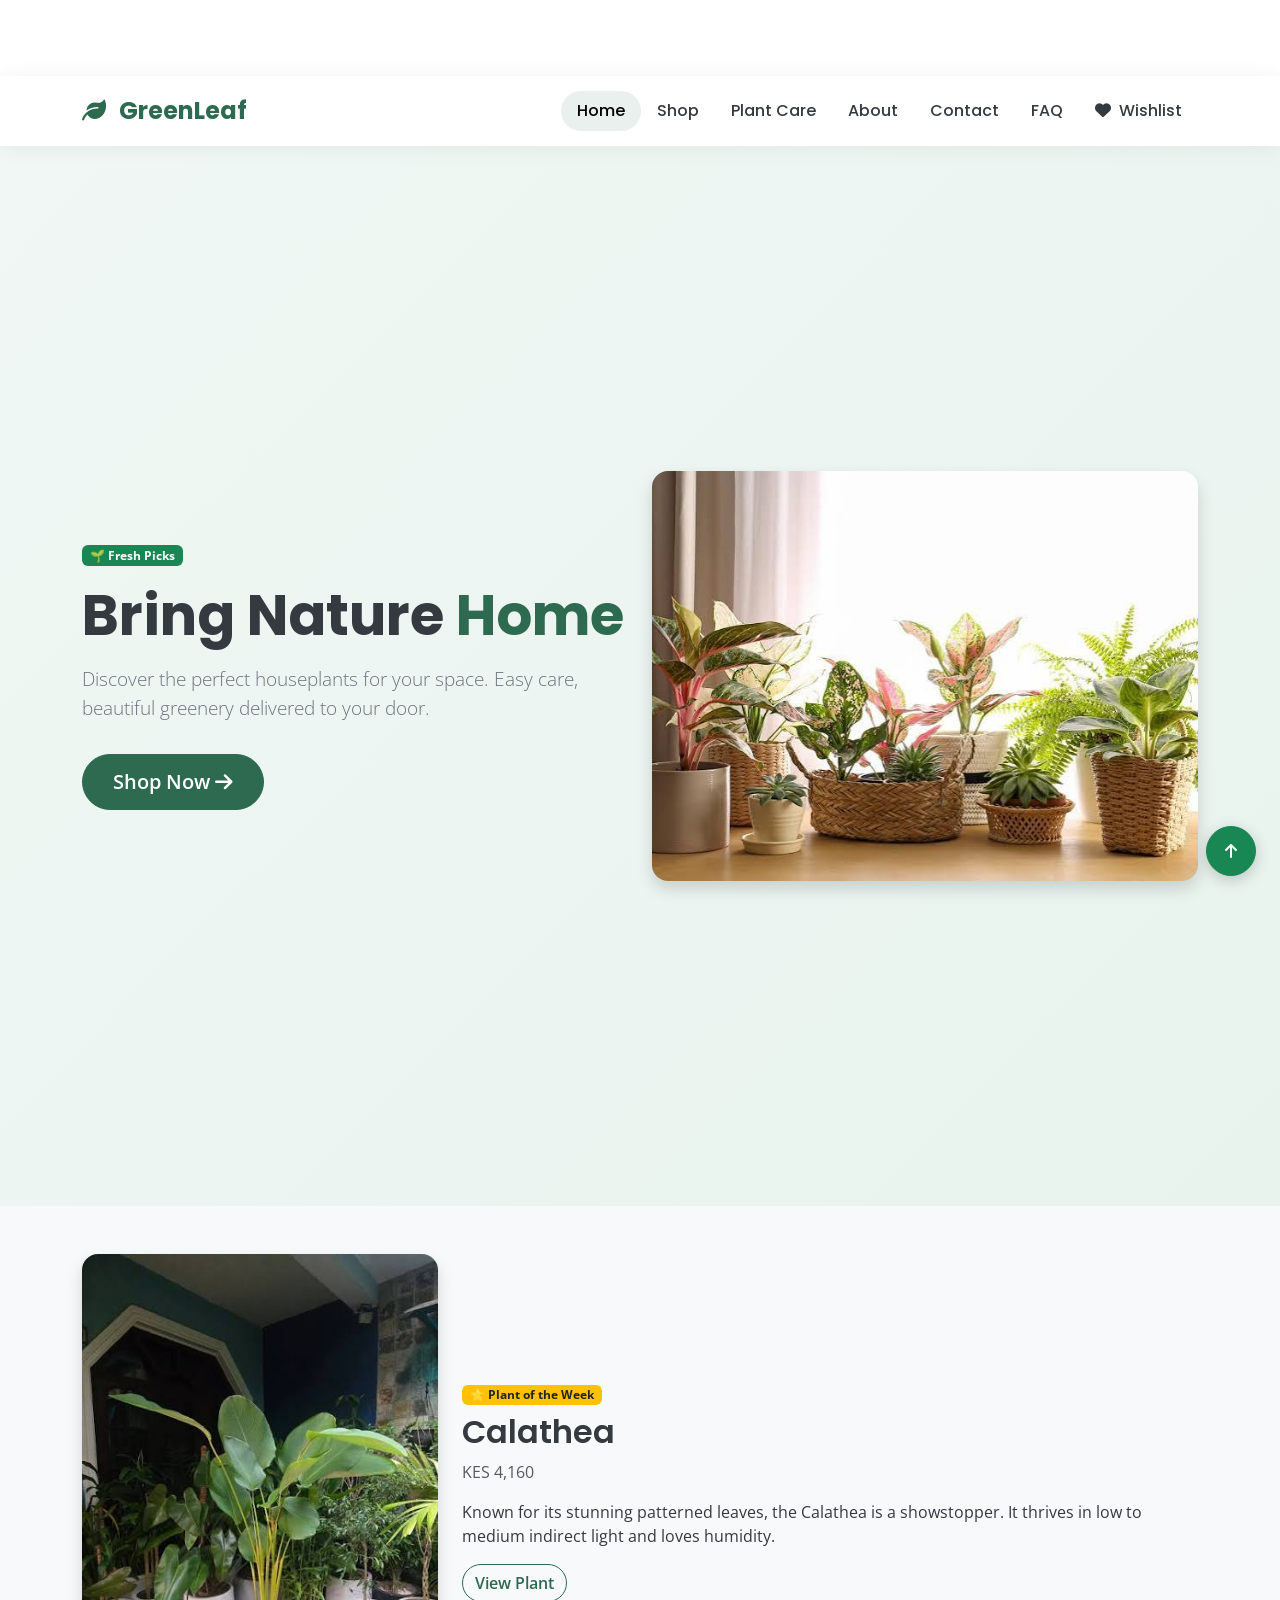
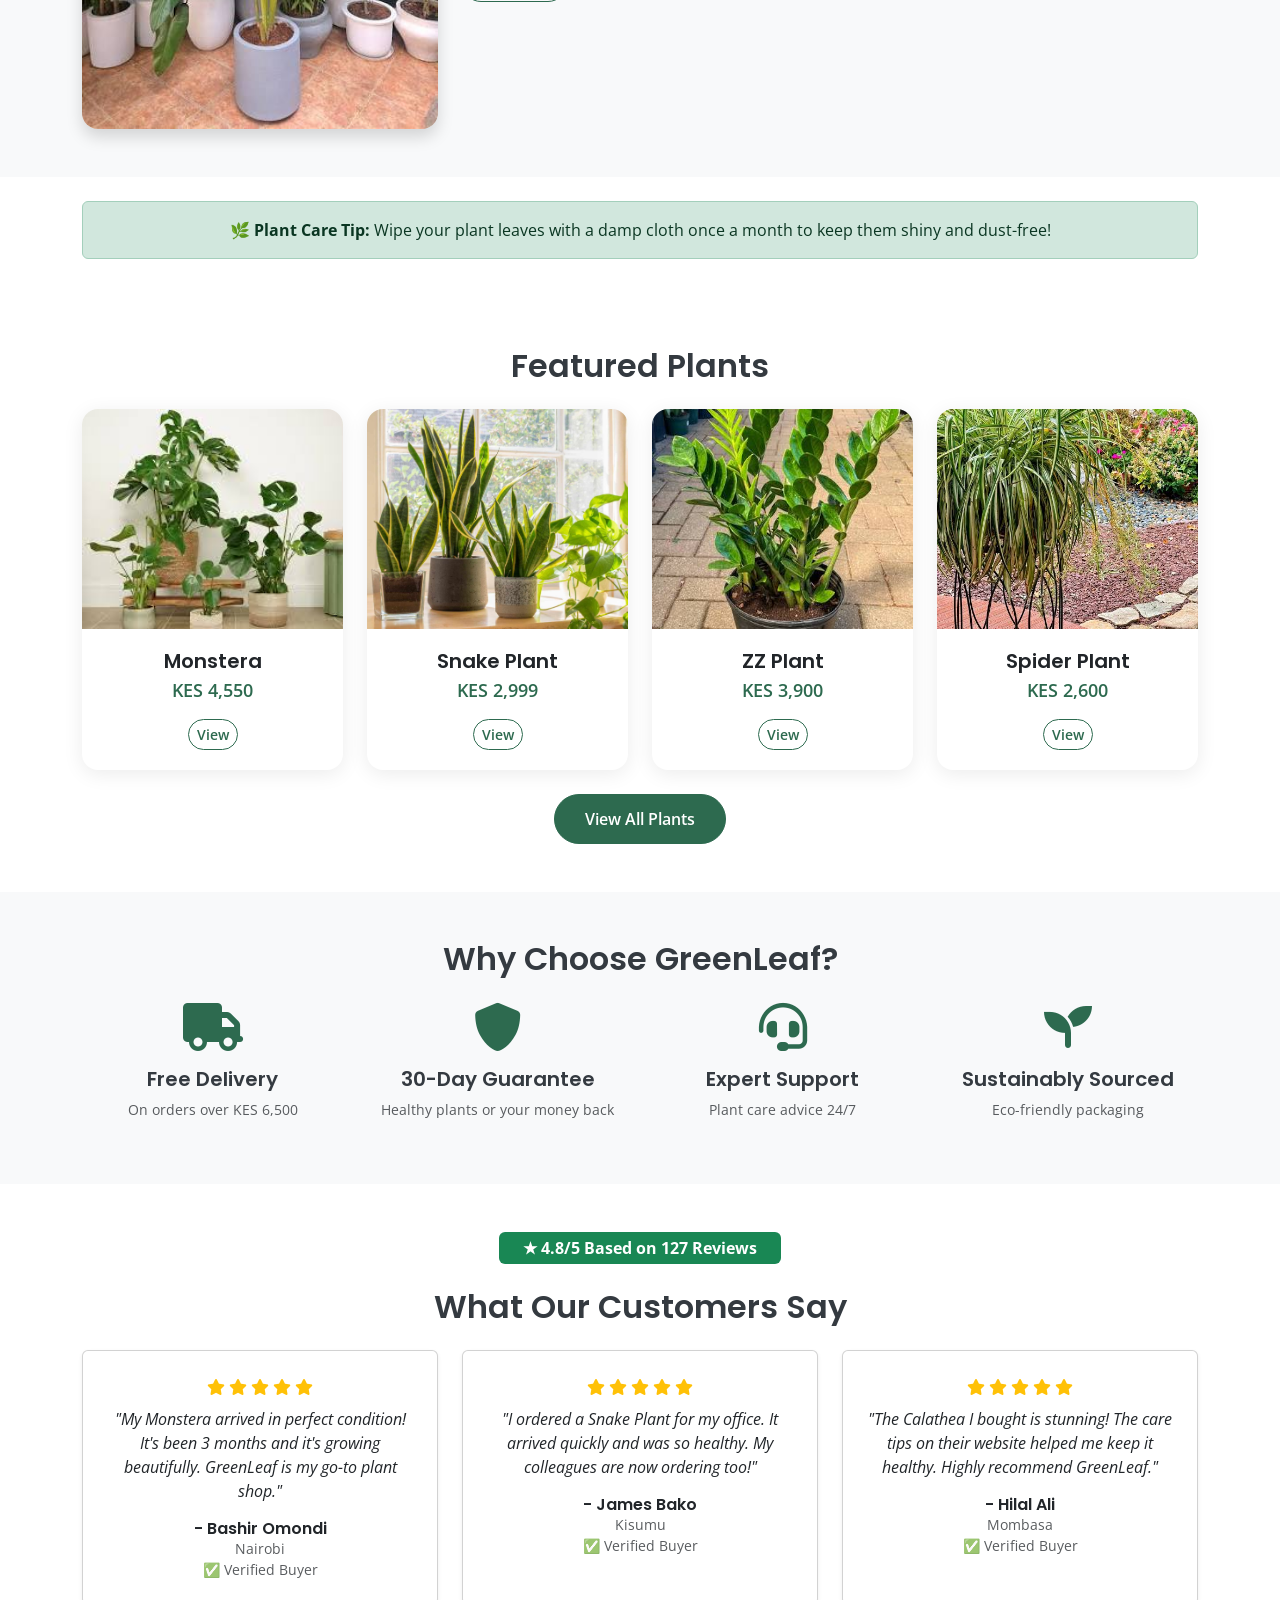
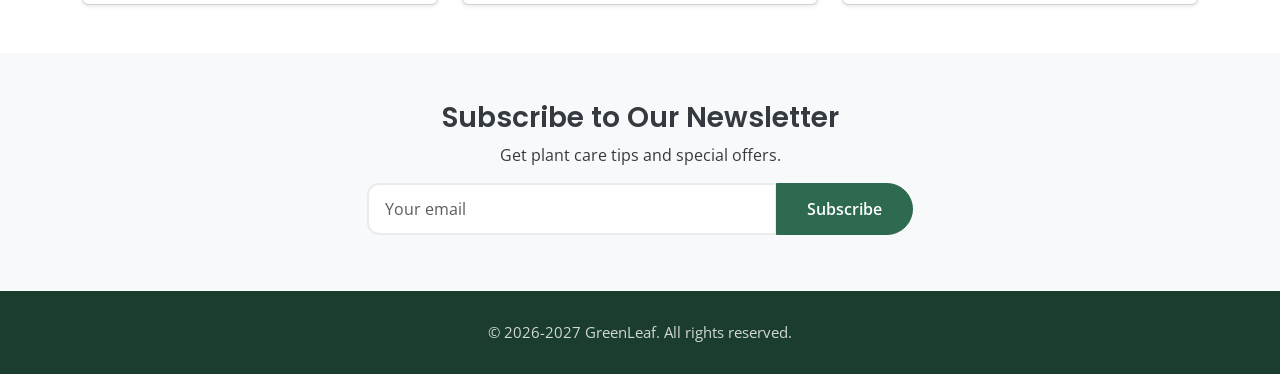
<file: index.html>
<!DOCTYPE html>
<html lang="en">
<head>
    <meta charset="UTF-8">
    <meta name="viewport" content="width=device-width, initial-scale=1.0">
    <title>GreenLeaf | Home</title>
    
    <!-- Bootstrap 5 CSS -->
    <link href="https://cdn.jsdelivr.net/npm/bootstrap@5.3.0-alpha1/dist/css/bootstrap.min.css" rel="stylesheet">
    
    <!-- Font Awesome Icons -->
    <link rel="stylesheet" href="https://cdnjs.cloudflare.com/ajax/libs/font-awesome/6.0.0/css/all.min.css">
    
    <!-- Custom Styles -->
    <link rel="stylesheet" href="css/style.css">
</head>
<body>

    <!-- ===== NAVIGATION ===== -->
    <nav class="navbar navbar-expand-lg">
        <div class="container">
            <a class="navbar-brand" href="index.html">
                <i class="fas fa-leaf"></i> GreenLeaf
            </a>
            <button class="navbar-toggler" type="button" data-bs-toggle="collapse" data-bs-target="#navbarNav">
                <span class="navbar-toggler-icon"></span>
            </button>
            <div class="collapse navbar-collapse" id="navbarNav">
                <ul class="navbar-nav ms-auto">
                    <li class="nav-item"><a class="nav-link active" href="index.html">Home</a></li>
                    <li class="nav-item"><a class="nav-link" href="shop.html">Shop</a></li>
                    <li class="nav-item"><a class="nav-link" href="plant-care.html">Plant Care</a></li>
                    <li class="nav-item"><a class="nav-link" href="about.html">About</a></li>
                    <li class="nav-item"><a class="nav-link" href="contact.html">Contact</a></li>
                    <li class="nav-item"><a class="nav-link" href="faq.html">FAQ</a></li>
                    <li class="nav-item"><a class="nav-link" href="wishlist.html"><i class="fas fa-heart"></i> Wishlist</a></li>
                </ul>
            </div>
        </div>
    </nav>

    <!-- ===== HERO SECTION ===== -->
    <section class="hero">
        <div class="container">
            <div class="row min-vh-100 align-items-center">
                <div class="col-lg-6">
                    <span class="badge bg-success mb-3">🌱 Fresh Picks</span>
                    <h1 class="display-3 fw-bold">Bring Nature <span class="text-green">Home</span></h1>
                    <p class="lead mt-3">Discover the perfect houseplants for your space. Easy care, beautiful greenery delivered to your door.</p>
                    <a href="shop.html" class="btn btn-primary btn-lg mt-3">Shop Now <i class="fas fa-arrow-right"></i></a>
                </div>
                <div class="col-lg-6 d-none d-lg-block">
                    <img src="images/hero-image.jpg" alt="Beautiful houseplants" class="img-fluid rounded-4 shadow">
                </div>
            </div>
        </div>
    </section>

    <!-- ===== PLANT OF THE WEEK ===== -->
    <section class="py-5 bg-light">
        <div class="container">
            <div class="row align-items-center">
                <div class="col-lg-4">
                    <img src="images/calathea.jpg" alt="Plant of the Week" class="img-fluid rounded-4 shadow">
                </div>
                <div class="col-lg-8">
                    <span class="badge bg-warning text-dark mb-2">⭐ Plant of the Week</span>
                    <h2>Calathea</h2>
                    <p class="text-muted">KES 4,160</p>
                    <p>Known for its stunning patterned leaves, the Calathea is a showstopper. It thrives in low to medium indirect light and loves humidity.</p>
                    <a href="shop.html" class="btn btn-outline-primary">View Plant</a>
                </div>
            </div>
        </div>
    </section>

    <!-- ===== PLANT CARE TIP ===== -->
    <section class="py-4">
        <div class="container">
            <div class="alert alert-success text-center" role="alert">
                <strong>🌿 Plant Care Tip:</strong> 
                Wipe your plant leaves with a damp cloth once a month to keep them shiny and dust-free!
            </div>
        </div>
    </section>

    <!-- ===== FEATURED PLANTS ===== -->
    <section class="py-5">
        <div class="container">
            <h2 class="text-center mb-4">Featured Plants</h2>
            <div class="row g-4">
                <div class="col-md-3 col-sm-6">
                    <div class="card plant-card">
                        <img src="images/monstera.jpg" class="card-img-top" alt="Monstera">
                        <div class="card-body text-center">
                            <h5 class="card-title">Monstera</h5>
                            <p class="card-text">KES 4,550</p>
                            <a href="shop.html" class="btn btn-sm btn-outline-primary">View</a>
                        </div>
                    </div>
                </div>
                <div class="col-md-3 col-sm-6">
                    <div class="card plant-card">
                        <img src="images/snake-plant.jpg" class="card-img-top" alt="Snake Plant">
                        <div class="card-body text-center">
                            <h5 class="card-title">Snake Plant</h5>
                            <p class="card-text">KES 2,999</p>
                            <a href="shop.html" class="btn btn-sm btn-outline-primary">View</a>
                        </div>
                    </div>
                </div>
                <div class="col-md-3 col-sm-6">
                    <div class="card plant-card">
                        <img src="images/zz-plant.jpg" class="card-img-top" alt="ZZ Plant">
                        <div class="card-body text-center">
                            <h5 class="card-title">ZZ Plant</h5>
                            <p class="card-text">KES 3,900</p>
                            <a href="shop.html" class="btn btn-sm btn-outline-primary">View</a>
                        </div>
                    </div>
                </div>
                <div class="col-md-3 col-sm-6">
                    <div class="card plant-card">
                        <img src="images/spider-plant.jpg" class="card-img-top" alt="Spider Plant">
                        <div class="card-body text-center">
                            <h5 class="card-title">Spider Plant</h5>
                            <p class="card-text">KES 2,600</p>
                            <a href="shop.html" class="btn btn-sm btn-outline-primary">View</a>
                        </div>
                    </div>
                </div>
            </div>
            <div class="text-center mt-4">
                <a href="shop.html" class="btn btn-primary">View All Plants</a>
            </div>
        </div>
    </section>

    <!-- ===== WHY CHOOSE US ===== -->
    <section class="py-5 bg-light">
        <div class="container">
            <h2 class="text-center mb-4">Why Choose GreenLeaf?</h2>
            <div class="row g-4 text-center">
                <div class="col-md-3">
                    <i class="fas fa-truck fa-3x text-green"></i>
                    <h5 class="mt-3">Free Delivery</h5>
                    <p class="text-muted small">On orders over KES 6,500</p>
                </div>
                <div class="col-md-3">
                    <i class="fas fa-shield-alt fa-3x text-green"></i>
                    <h5 class="mt-3">30-Day Guarantee</h5>
                    <p class="text-muted small">Healthy plants or your money back</p>
                </div>
                <div class="col-md-3">
                    <i class="fas fa-headset fa-3x text-green"></i>
                    <h5 class="mt-3">Expert Support</h5>
                    <p class="text-muted small">Plant care advice 24/7</p>
                </div>
                <div class="col-md-3">
                    <i class="fas fa-seedling fa-3x text-green"></i>
                    <h5 class="mt-3">Sustainably Sourced</h5>
                    <p class="text-muted small">Eco-friendly packaging</p>
                </div>
            </div>
        </div>
    </section>

    <!-- ===== TESTIMONIALS ===== -->
    <section class="py-5">
        <div class="container">
            <div class="text-center mb-4">
                <span class="badge bg-success fs-6 px-4 py-2">
                    ★ 4.8/5 Based on 127 Reviews
                </span>
            </div>
            <h2 class="text-center mb-4">What Our Customers Say</h2>
            <div class="row g-4">
                <div class="col-md-4">
                    <div class="card h-100 p-4 text-center shadow-sm">
                        <div class="mb-2">
                            <i class="fas fa-star text-warning"></i>
                            <i class="fas fa-star text-warning"></i>
                            <i class="fas fa-star text-warning"></i>
                            <i class="fas fa-star text-warning"></i>
                            <i class="fas fa-star text-warning"></i>
                        </div>
                        <p class="fst-italic">"My Monstera arrived in perfect condition! It's been 3 months and it's growing beautifully. GreenLeaf is my go-to plant shop."</p>
                        <h6 class="mb-0">- Bashir Omondi</h6>
                        <small class="text-muted">Nairobi</small>
                        <small class="text-muted">✅ Verified Buyer</small>
                    </div>
                </div>
                <div class="col-md-4">
                    <div class="card h-100 p-4 text-center shadow-sm">
                        <div class="mb-2">
                            <i class="fas fa-star text-warning"></i>
                            <i class="fas fa-star text-warning"></i>
                            <i class="fas fa-star text-warning"></i>
                            <i class="fas fa-star text-warning"></i>
                            <i class="fas fa-star text-warning"></i>
                        </div>
                        <p class="fst-italic">"I ordered a Snake Plant for my office. It arrived quickly and was so healthy. My colleagues are now ordering too!"</p>
                        <h6 class="mb-0">- James Bako</h6>
                        <small class="text-muted">Kisumu</small>
                        <small class="text-muted">✅ Verified Buyer</small>
                    </div>
                </div>
                <div class="col-md-4">
                    <div class="card h-100 p-4 text-center shadow-sm">
                        <div class="mb-2">
                            <i class="fas fa-star text-warning"></i>
                            <i class="fas fa-star text-warning"></i>
                            <i class="fas fa-star text-warning"></i>
                            <i class="fas fa-star text-warning"></i>
                            <i class="fas fa-star text-warning"></i>
                        </div>
                        <p class="fst-italic">"The Calathea I bought is stunning! The care tips on their website helped me keep it healthy. Highly recommend GreenLeaf."</p>
                        <h6 class="mb-0">- Hilal Ali</h6>
                        <small class="text-muted">Mombasa</small>
                        <small class="text-muted">✅ Verified Buyer</small>
                    </div>
                </div>
            </div>
        </div>
    </section>

    <!-- ===== NEWSLETTER ===== -->
    <section class="py-5 bg-light">
        <div class="container text-center">
            <h3>Subscribe to Our Newsletter</h3>
            <p>Get plant care tips and special offers.</p>
            <div class="row justify-content-center">
                <div class="col-md-6">
                    <div class="input-group">
                        <input type="email" class="form-control" placeholder="Your email" id="newsletterEmail">
                        <button class="btn btn-primary" onclick="subscribeNewsletter()">Subscribe</button>
                    </div>
                    <div id="newsletterMessage" class="mt-2"></div>
                </div>
            </div>
        </div>
    </section>

    <!-- ===== FOOTER ===== -->
    <footer>
        <div class="container">
            <p>&copy; 2026-2027 GreenLeaf. All rights reserved.</p>
        </div>
    </footer>

    <!-- ===== BACK TO TOP ===== -->
    <a href="#" class="btn btn-success rounded-circle position-fixed bottom-0 end-0 m-4" 
       style="width: 50px; height: 50px; display: flex; align-items: center; justify-content: center; z-index: 999; box-shadow: 0 4px 15px rgba(0,0,0,0.2);">
        <i class="fas fa-arrow-up"></i>
    </a>

    <!-- Bootstrap JS -->
    <script src="https://cdn.jsdelivr.net/npm/bootstrap@5.3.0-alpha1/dist/js/bootstrap.bundle.min.js"></script>
    
    <!-- Custom JS -->
    <script src="js/main.js"></script>

    <script>
        function subscribeNewsletter() {
            let email = document.getElementById('newsletterEmail').value;
            let message = document.getElementById('newsletterMessage');
            
            if (email === '') {
                message.innerHTML = '<span class="text-danger">❌ Please enter your email.</span>';
                return;
            }
            
            message.innerHTML = '<span class="text-success">✅ Thank you for subscribing!</span>';
            document.getElementById('newsletterEmail').value = '';
        }
    </script>
</body>
</html>
</file>
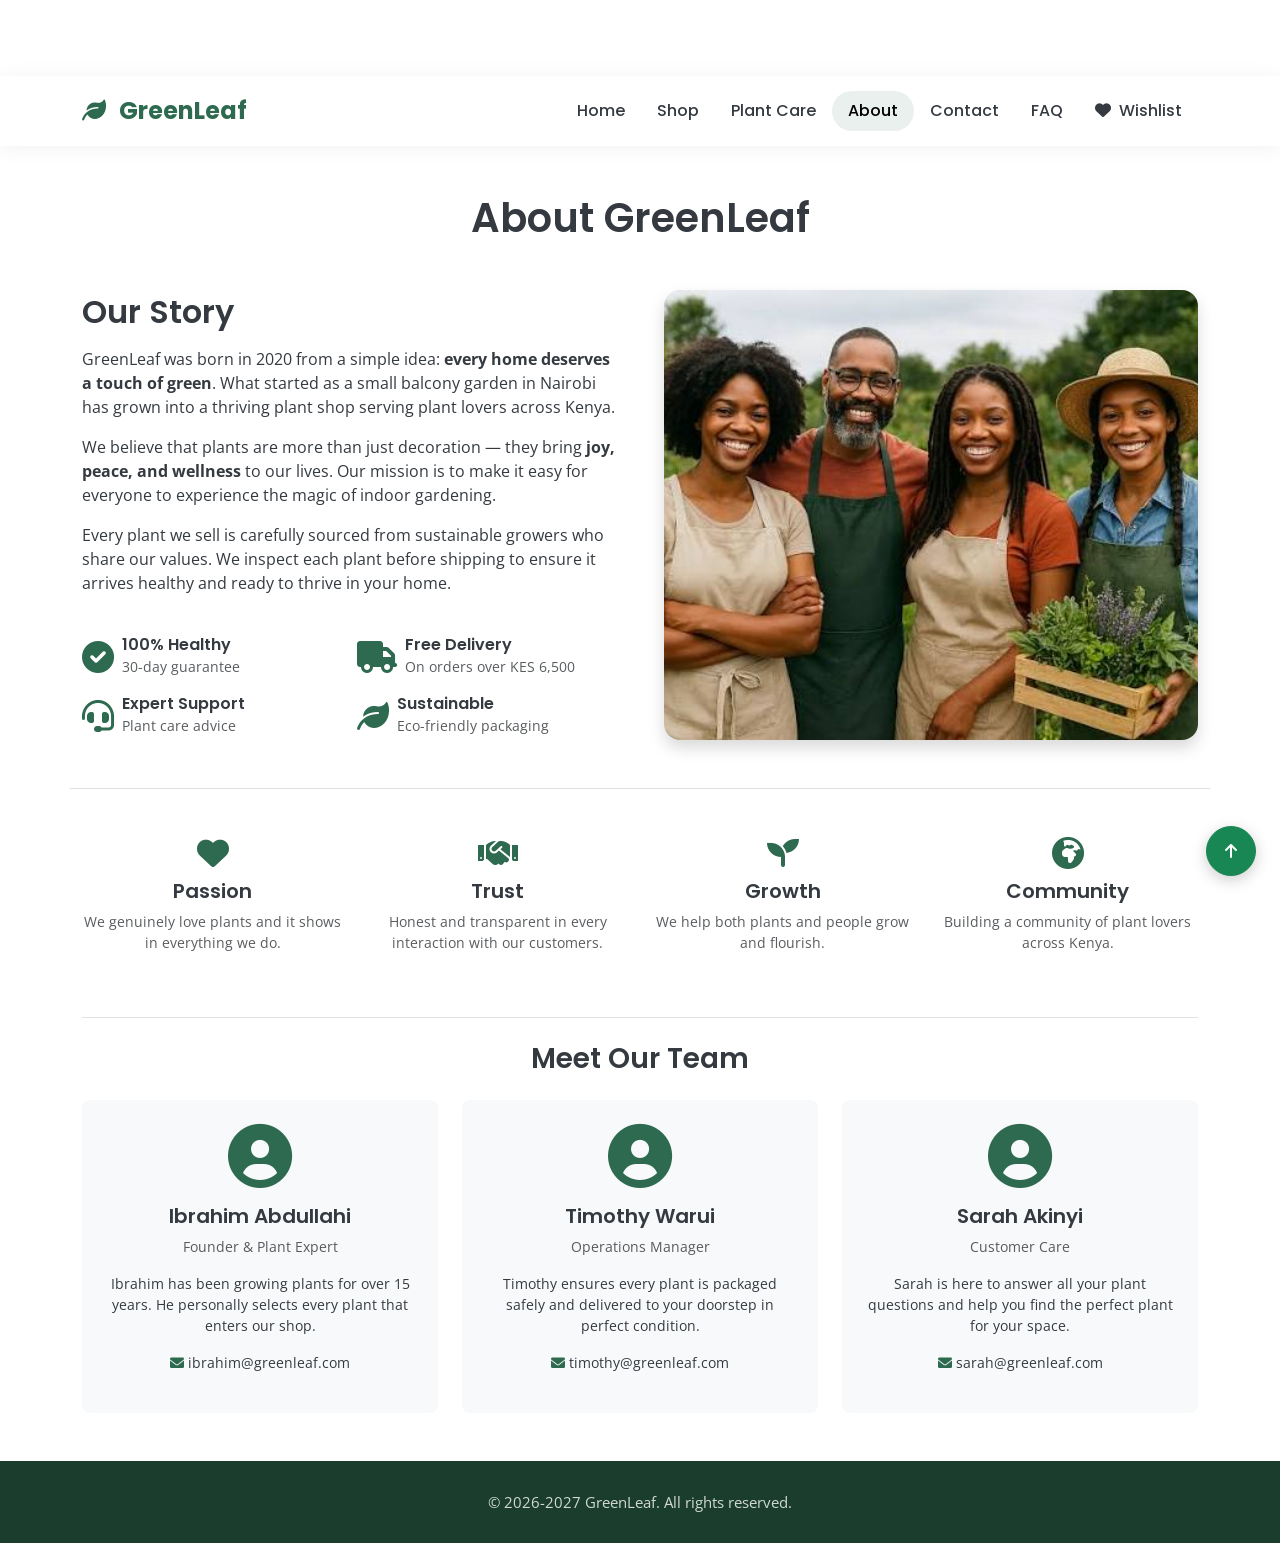
<file: about.html>
<!DOCTYPE html>
<html lang="en">
<head>
    <meta charset="UTF-8">
    <meta name="viewport" content="width=device-width, initial-scale=1.0">
    <title>GreenLeaf | About</title>
    
    <!-- Bootstrap 5 CSS -->
    <link href="https://cdn.jsdelivr.net/npm/bootstrap@5.3.0-alpha1/dist/css/bootstrap.min.css" rel="stylesheet">
    
    <!-- Font Awesome Icons -->
    <link rel="stylesheet" href="https://cdnjs.cloudflare.com/ajax/libs/font-awesome/6.0.0/css/all.min.css">
    
    <!-- Custom Styles -->
    <link rel="stylesheet" href="css/style.css">
</head>
<body>

    <!-- ===== NAVIGATION ===== -->
    <nav class="navbar navbar-expand-lg">
        <div class="container">
            <a class="navbar-brand" href="index.html">
                <i class="fas fa-leaf"></i> GreenLeaf
            </a>
            <button class="navbar-toggler" type="button" data-bs-toggle="collapse" data-bs-target="#navbarNav">
                <span class="navbar-toggler-icon"></span>
            </button>
            <div class="collapse navbar-collapse" id="navbarNav">
                <ul class="navbar-nav ms-auto">
                    <li class="nav-item"><a class="nav-link" href="index.html">Home</a></li>
                    <li class="nav-item"><a class="nav-link" href="shop.html">Shop</a></li>
                    <li class="nav-item"><a class="nav-link" href="plant-care.html">Plant Care</a></li>
                    <li class="nav-item"><a class="nav-link active" href="about.html">About</a></li>
                    <li class="nav-item"><a class="nav-link" href="contact.html">Contact</a></li>
                    <li class="nav-item"><a class="nav-link" href="faq.html">FAQ</a></li>
                    <li class="nav-item"><a class="nav-link" href="wishlist.html"><i class="fas fa-heart"></i> Wishlist</a></li>
                </ul>
            </div>
        </div>
    </nav>

    <!-- ===== COMPANY STORY ===== -->
    <section class="about py-5">
        <div class="container">
            <h1 class="text-center mb-5">About GreenLeaf</h1>
            
            <div class="row g-5 align-items-center">
                <div class="col-lg-6">
                    <h2 class="mb-3">Our Story</h2>
                    <p>GreenLeaf was born in 2020 from a simple idea: <strong>every home deserves a touch of green</strong>. What started as a small balcony garden in Nairobi has grown into a thriving plant shop serving plant lovers across Kenya.</p>
                    <p>We believe that plants are more than just decoration — they bring <strong>joy, peace, and wellness</strong> to our lives. Our mission is to make it easy for everyone to experience the magic of indoor gardening.</p>
                    <p>Every plant we sell is carefully sourced from sustainable growers who share our values. We inspect each plant before shipping to ensure it arrives healthy and ready to thrive in your home.</p>
                    
                    <!-- Key Benefits -->
                    <div class="row mt-4 g-3">
                        <div class="col-sm-6">
                            <div class="d-flex align-items-center">
                                <i class="fas fa-check-circle text-green fa-2x me-2"></i>
                                <div>
                                    <h6 class="mb-0">100% Healthy</h6>
                                    <small class="text-muted">30-day guarantee</small>
                                </div>
                            </div>
                        </div>
                        <div class="col-sm-6">
                            <div class="d-flex align-items-center">
                                <i class="fas fa-truck text-green fa-2x me-2"></i>
                                <div>
                                    <h6 class="mb-0">Free Delivery</h6>
                                    <small class="text-muted">On orders over KES 6,500</small>
                                </div>
                            </div>
                        </div>
                        <div class="col-sm-6">
                            <div class="d-flex align-items-center">
                                <i class="fas fa-headset text-green fa-2x me-2"></i>
                                <div>
                                    <h6 class="mb-0">Expert Support</h6>
                                    <small class="text-muted">Plant care advice</small>
                                </div>
                            </div>
                        </div>
                        <div class="col-sm-6">
                            <div class="d-flex align-items-center">
                                <i class="fas fa-leaf text-green fa-2x me-2"></i>
                                <div>
                                    <h6 class="mb-0">Sustainable</h6>
                                    <small class="text-muted">Eco-friendly packaging</small>
                                </div>
                            </div>
                        </div>
                    </div>
                </div>
                
                <div class="col-lg-6">
                    <img src="images/about-team.jpg" alt="GreenLeaf Team" class="img-fluid rounded-4 shadow w-100" style="height: 450px; object-fit: cover;">
                </div>
            </div>

            <!-- ===== CORE VALUES ===== -->
            <div class="row text-center g-4 mt-5 pt-4 border-top">
                <div class="col-md-3">
                    <i class="fas fa-heart fa-2x text-green"></i>
                    <h5 class="mt-2">Passion</h5>
                    <p class="text-muted small">We genuinely love plants and it shows in everything we do.</p>
                </div>
                <div class="col-md-3">
                    <i class="fas fa-handshake fa-2x text-green"></i>
                    <h5 class="mt-2">Trust</h5>
                    <p class="text-muted small">Honest and transparent in every interaction with our customers.</p>
                </div>
                <div class="col-md-3">
                    <i class="fas fa-seedling fa-2x text-green"></i>
                    <h5 class="mt-2">Growth</h5>
                    <p class="text-muted small">We help both plants and people grow and flourish.</p>
                </div>
                <div class="col-md-3">
                    <i class="fas fa-globe-africa fa-2x text-green"></i>
                    <h5 class="mt-2">Community</h5>
                    <p class="text-muted small">Building a community of plant lovers across Kenya.</p>
                </div>
            </div>

            <!-- ===== TEAM MEMBERS ===== -->
            <div class="mt-5 pt-4 border-top">
                <h3 class="text-center mb-4">Meet Our Team</h3>
                <div class="row g-4">
                    <div class="col-md-4 text-center">
                        <div class="bg-light p-4 rounded-3">
                            <i class="fas fa-user-circle fa-4x text-green"></i>
                            <h5 class="mt-3">Ibrahim Abdullahi</h5>
                            <p class="text-muted small">Founder & Plant Expert</p>
                            <p class="small">Ibrahim has been growing plants for over 15 years. He personally selects every plant that enters our shop.</p>
                            <p class="small mt-2"><i class="fas fa-envelope text-green"></i> ibrahim@greenleaf.com</p>
                        </div>
                    </div>
                    <div class="col-md-4 text-center">
                        <div class="bg-light p-4 rounded-3">
                            <i class="fas fa-user-circle fa-4x text-green"></i>
                            <h5 class="mt-3">Timothy Warui</h5>
                            <p class="text-muted small">Operations Manager</p>
                            <p class="small">Timothy ensures every plant is packaged safely and delivered to your doorstep in perfect condition.</p>
                            <p class="small mt-2"><i class="fas fa-envelope text-green"></i> timothy@greenleaf.com</p>
                        </div>
                    </div>
                    <div class="col-md-4 text-center">
                        <div class="bg-light p-4 rounded-3">
                            <i class="fas fa-user-circle fa-4x text-green"></i>
                            <h5 class="mt-3">Sarah Akinyi</h5>
                            <p class="text-muted small">Customer Care</p>
                            <p class="small">Sarah is here to answer all your plant questions and help you find the perfect plant for your space.</p>
                            <p class="small mt-2"><i class="fas fa-envelope text-green"></i> sarah@greenleaf.com</p>
                        </div>
                    </div>
                </div>
            </div>
        </div>
    </section>

    <!-- ===== FOOTER ===== -->
    <footer>
        <div class="container">
            <p>&copy; 2026-2027 GreenLeaf. All rights reserved.</p>
        </div>
    </footer>

    <!-- ===== BACK TO TOP ===== -->
    <a href="#" class="btn btn-success rounded-circle position-fixed bottom-0 end-0 m-4" 
       style="width: 50px; height: 50px; display: flex; align-items: center; justify-content: center; z-index: 999; box-shadow: 0 4px 15px rgba(0,0,0,0.2);">
        <i class="fas fa-arrow-up"></i>
    </a>

    <!-- Bootstrap JS -->
    <script src="https://cdn.jsdelivr.net/npm/bootstrap@5.3.0-alpha1/dist/js/bootstrap.bundle.min.js"></script>
    
    <!-- Custom JS -->
    <script src="js/main.js"></script>
</body>
</html>
</file>
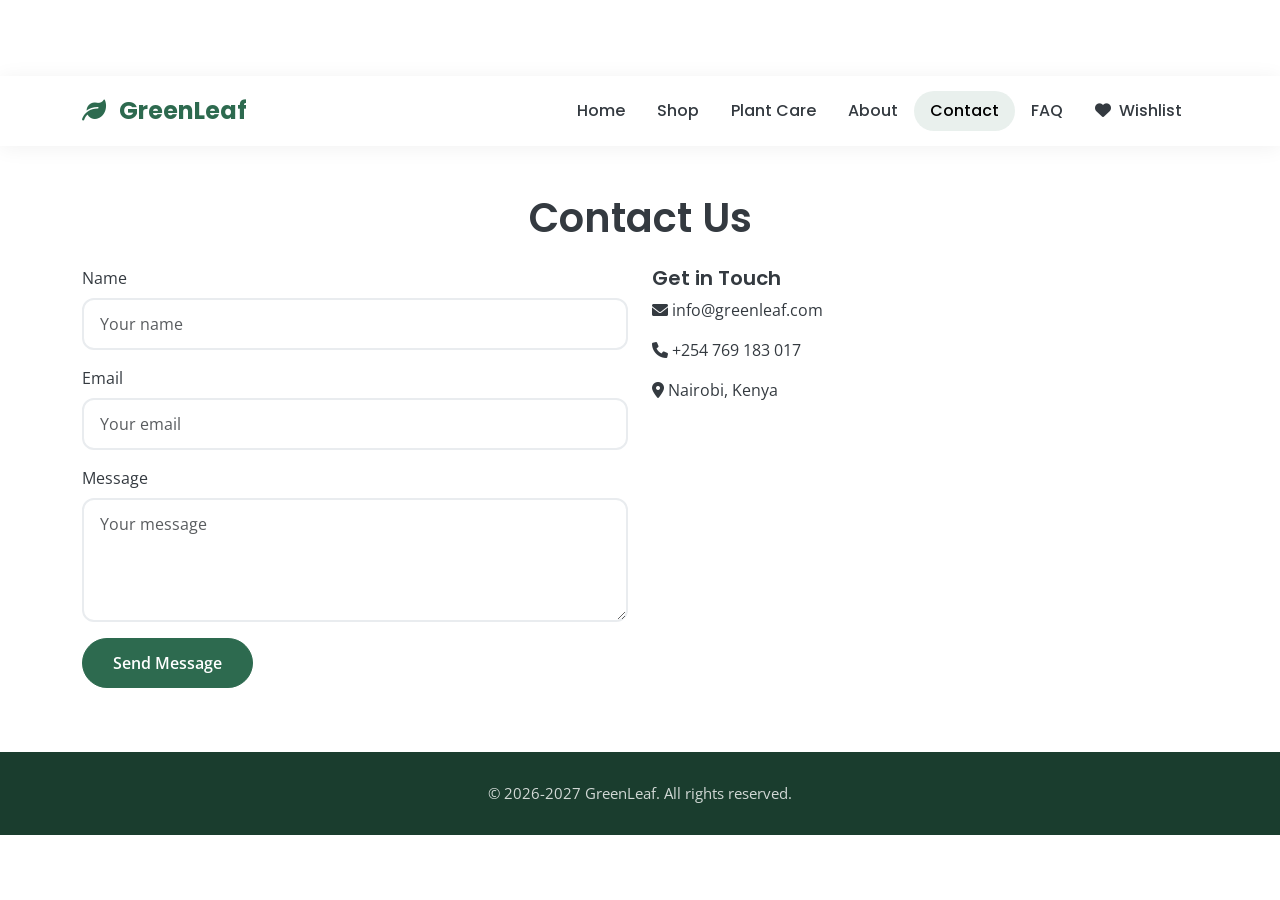
<file: contact.html>
<!DOCTYPE html>
<html lang="en">
<head>
    <meta charset="UTF-8">
    <meta name="viewport" content="width=device-width, initial-scale=1.0">
    <title>GreenLeaf | Contact</title>
    
    <!-- Bootstrap 5 CSS -->
    <link href="https://cdn.jsdelivr.net/npm/bootstrap@5.3.0-alpha1/dist/css/bootstrap.min.css" rel="stylesheet">
    
    <!-- Font Awesome Icons -->
    <link rel="stylesheet" href="https://cdnjs.cloudflare.com/ajax/libs/font-awesome/6.0.0/css/all.min.css">
    
    <!-- Custom Styles -->
    <link rel="stylesheet" href="css/style.css">
</head>
<body>

    <!-- ===== NAVIGATION ===== -->
    <nav class="navbar navbar-expand-lg">
        <div class="container">
            <a class="navbar-brand" href="index.html">
                <i class="fas fa-leaf"></i> GreenLeaf
            </a>
            <button class="navbar-toggler" type="button" data-bs-toggle="collapse" data-bs-target="#navbarNav">
                <span class="navbar-toggler-icon"></span>
            </button>
            <div class="collapse navbar-collapse" id="navbarNav">
                <ul class="navbar-nav ms-auto">
                    <li class="nav-item"><a class="nav-link" href="index.html">Home</a></li>
                    <li class="nav-item"><a class="nav-link" href="shop.html">Shop</a></li>
                    <li class="nav-item"><a class="nav-link" href="plant-care.html">Plant Care</a></li>
                    <li class="nav-item"><a class="nav-link" href="about.html">About</a></li>
                    <li class="nav-item"><a class="nav-link active" href="contact.html">Contact</a></li>
                    <li class="nav-item"><a class="nav-link" href="faq.html">FAQ</a></li>
                    <li class="nav-item"><a class="nav-link" href="wishlist.html"><i class="fas fa-heart"></i> Wishlist</a></li>
                </ul>
            </div>
        </div>
    </nav>

    <!-- ===== CONTACT FORM ===== -->
    <section class="contact py-5">
        <div class="container">
            <h1 class="text-center mb-4">Contact Us</h1>
            <div class="row">
                <div class="col-lg-6">
                    <!-- Form with JavaScript Validation -->
                    <form id="contactForm">
                        <div class="mb-3">
                            <label for="name" class="form-label">Name</label>
                            <input type="text" class="form-control" id="name" placeholder="Your name">
                            <div class="text-danger" id="nameError"></div>
                        </div>
                        <div class="mb-3">
                            <label for="email" class="form-label">Email</label>
                            <input type="email" class="form-control" id="email" placeholder="Your email">
                            <div class="text-danger" id="emailError"></div>
                        </div>
                        <div class="mb-3">
                            <label for="message" class="form-label">Message</label>
                            <textarea class="form-control" id="message" rows="4" placeholder="Your message"></textarea>
                            <div class="text-danger" id="messageError"></div>
                        </div>
                        <button type="submit" class="btn btn-primary">Send Message</button>
                    </form>
                    <div id="successMessage" class="mt-3 text-success"></div>
                </div>
                <div class="col-lg-6">
                    <!-- Contact Details -->
                    <h5>Get in Touch</h5>
                    <p><i class="fas fa-envelope"></i> info@greenleaf.com</p>
                    <p><i class="fas fa-phone"></i> +254 769 183 017</p>
                    <p><i class="fas fa-map-marker-alt"></i> Nairobi, Kenya</p>
                </div>
            </div>
        </div>
    </section>

    <!-- ===== FOOTER ===== -->
    <footer>
        <div class="container">
            <p>&copy; 2026-2027 GreenLeaf. All rights reserved.</p>
        </div>
    </footer>

    <!-- Bootstrap JS -->
    <script src="https://cdn.jsdelivr.net/npm/bootstrap@5.3.0-alpha1/dist/js/bootstrap.bundle.min.js"></script>
    
    <!-- Custom JS -->
    <script src="js/main.js"></script>
</body>
</html>
</file>
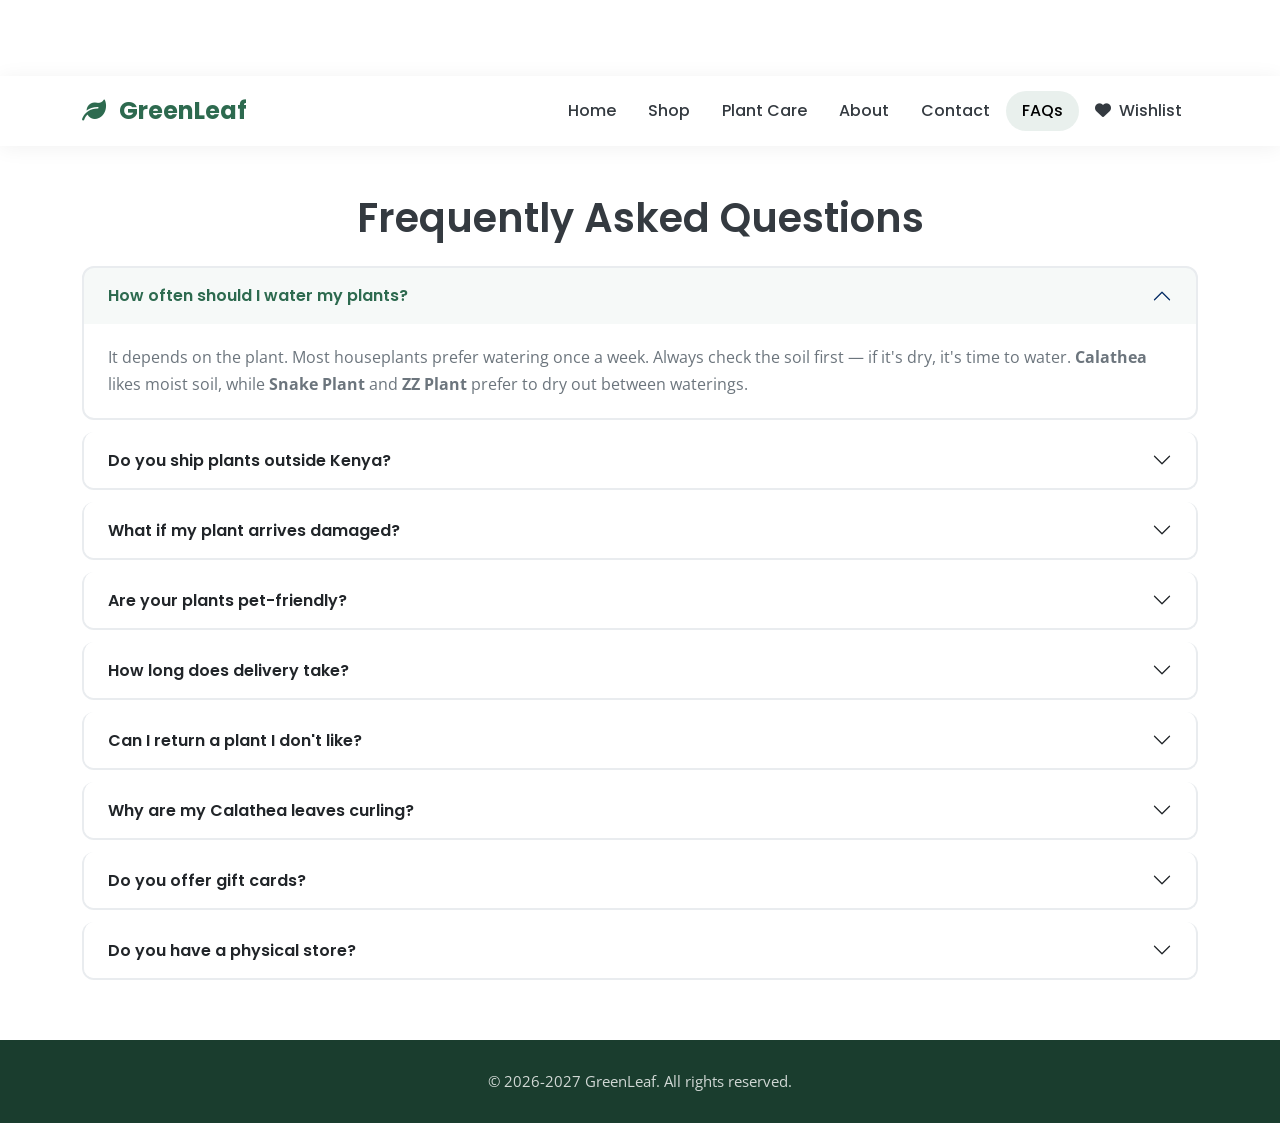
<file: faq.html>
<!DOCTYPE html>
<html lang="en">
<head>
    <meta charset="UTF-8" />
    <meta name="viewport" content="width=device-width, initial-scale=1.0" />
    <title>GreenLeaf | FAQs</title>

    <!-- Bootstrap 5 CSS -->
    <link href="https://cdn.jsdelivr.net/npm/bootstrap@5.3.0-alpha1/dist/css/bootstrap.min.css" rel="stylesheet" />
    
    <!-- Font Awesome Icons -->
    <link rel="stylesheet" href="https://cdnjs.cloudflare.com/ajax/libs/font-awesome/6.0.0/css/all.min.css" />
    
    <!-- Custom Styles -->
    <link rel="stylesheet" href="css/style.css" />
</head>
<body>

    <!-- ===== NAVIGATION ===== -->
    <nav class="navbar navbar-expand-lg">
        <div class="container">
            <a class="navbar-brand" href="index.html">
                <i class="fas fa-leaf"></i> GreenLeaf
            </a>
            <button class="navbar-toggler" type="button" data-bs-toggle="collapse" data-bs-target="#navbarNav">
                <span class="navbar-toggler-icon"></span>
            </button>
            <div class="collapse navbar-collapse" id="navbarNav">
                <ul class="navbar-nav ms-auto">
                    <li class="nav-item"><a class="nav-link" href="index.html">Home</a></li>
                    <li class="nav-item"><a class="nav-link" href="shop.html">Shop</a></li>
                    <li class="nav-item"><a class="nav-link" href="plant-care.html">Plant Care</a></li>
                    <li class="nav-item"><a class="nav-link" href="about.html">About</a></li>
                    <li class="nav-item"><a class="nav-link" href="contact.html">Contact</a></li>
                    <li class="nav-item"><a class="nav-link active" href="faq.html">FAQs</a></li>
                    <li class="nav-item"><a class="nav-link" href="wishlist.html"><i class="fas fa-heart"></i> Wishlist</a></li>
                </ul>
            </div>
        </div>
    </nav>

    <!-- ===== FAQ ACCORDION ===== -->
    <section class="faq py-5">
        <div class="container">
            <h1 class="text-center mb-4">Frequently Asked Questions</h1>

            <div class="accordion" id="faqAccordion">

                <!-- Question 1 -->
                <div class="accordion-item">
                    <h2 class="accordion-header">
                        <button class="accordion-button" type="button" data-bs-toggle="collapse" data-bs-target="#faq1">
                            How often should I water my plants?
                        </button>
                    </h2>
                    <div id="faq1" class="accordion-collapse collapse show" data-bs-parent="#faqAccordion">
                        <div class="accordion-body">It depends on the plant. Most houseplants prefer watering once a week. Always check the soil first — if it's dry, it's time to water. <strong>Calathea</strong> likes moist soil, while <strong>Snake Plant</strong> and <strong>ZZ Plant</strong> prefer to dry out between waterings.</div>
                    </div>
                </div>

                <!-- Question 2 -->
                <div class="accordion-item">
                    <h2 class="accordion-header">
                        <button class="accordion-button collapsed" type="button" data-bs-toggle="collapse" data-bs-target="#faq2">
                            Do you ship plants outside Kenya?
                        </button>
                    </h2>
                    <div id="faq2" class="accordion-collapse collapse" data-bs-parent="#faqAccordion">
                        <div class="accordion-body">Currently, we ship only within Kenya. We're working on expanding to other countries soon!</div>
                    </div>
                </div>

                <!-- Question 3 -->
                <div class="accordion-item">
                    <h2 class="accordion-header">
                        <button class="accordion-button collapsed" type="button" data-bs-toggle="collapse" data-bs-target="#faq3">
                            What if my plant arrives damaged?
                        </button>
                    </h2>
                    <div id="faq3" class="accordion-collapse collapse" data-bs-parent="#faqAccordion">
                        <div class="accordion-body">We offer a 30-day healthy plant guarantee. Contact us with a photo, and we'll replace it or offer a refund.</div>
                    </div>
                </div>

                <!-- Question 4 -->
                <div class="accordion-item">
                    <h2 class="accordion-header">
                        <button class="accordion-button collapsed" type="button" data-bs-toggle="collapse" data-bs-target="#faq4">
                            Are your plants pet-friendly?
                        </button>
                    </h2>
                    <div id="faq4" class="accordion-collapse collapse" data-bs-parent="#faqAccordion">
                        <div class="accordion-body">Some of our plants are pet-friendly, like <strong>Spider Plant</strong> and <strong>Calathea</strong>. Others, like Monstera, Fiddle Leaf Fig, ZZ Plant, Aloe Vera, and String of Pearls are toxic to pets. Each plant page has a "Pet Friendly" label to guide you.</div>
                    </div>
                </div>

                <!-- Question 5 -->
                <div class="accordion-item">
                    <h2 class="accordion-header">
                        <button class="accordion-button collapsed" type="button" data-bs-toggle="collapse" data-bs-target="#faq5">
                            How long does delivery take?
                        </button>
                    </h2>
                    <div id="faq5" class="accordion-collapse collapse" data-bs-parent="#faqAccordion">
                        <div class="accordion-body">Delivery takes 2-5 business days depending on your location. We deliver across all major cities in Kenya.</div>
                    </div>
                </div>

                <!-- Question 6 -->
                <div class="accordion-item">
                    <h2 class="accordion-header">
                        <button class="accordion-button collapsed" type="button" data-bs-toggle="collapse" data-bs-target="#faq6">
                            Can I return a plant I don't like?
                        </button>
                    </h2>
                    <div id="faq6" class="accordion-collapse collapse" data-bs-parent="#faqAccordion">
                        <div class="accordion-body">Yes! You can return any plant within 14 days of delivery as long as it's in good condition. We offer a full refund or store credit.</div>
                    </div>
                </div>

                <!-- Question 7 -->
                <div class="accordion-item">
                    <h2 class="accordion-header">
                        <button class="accordion-button collapsed" type="button" data-bs-toggle="collapse" data-bs-target="#faq7">
                            Why are my Calathea leaves curling?
                        </button>
                    </h2>
                    <div id="faq7" class="accordion-collapse collapse" data-bs-parent="#faqAccordion">
                        <div class="accordion-body"><strong>Calathea</strong> leaves curl when they need more humidity or water. Mist regularly and keep soil moist but not soggy. They also prefer low to medium indirect light.</div>
                    </div>
                </div>

                <!-- Question 8 -->
                <div class="accordion-item">
                    <h2 class="accordion-header">
                        <button class="accordion-button collapsed" type="button" data-bs-toggle="collapse" data-bs-target="#faq8">
                            Do you offer gift cards?
                        </button>
                    </h2>
                    <div id="faq8" class="accordion-collapse collapse" data-bs-parent="#faqAccordion">
                        <div class="accordion-body">Yes! We offer digital gift cards in amounts from KES 1,000 to KES 10,000. Perfect for plant lovers. Contact us to purchase one.</div>
                    </div>
                </div>

                <!-- Question 9 -->
                <div class="accordion-item">
                    <h2 class="accordion-header">
                        <button class="accordion-button collapsed" type="button" data-bs-toggle="collapse" data-bs-target="#faq9">
                            Do you have a physical store?
                        </button>
                    </h2>
                    <div id="faq9" class="accordion-collapse collapse" data-bs-parent="#faqAccordion">
                        <div class="accordion-body">Not yet! We are currently an online-only shop. We deliver across Kenya. We plan to open a physical store in Nairobi in 2027.</div>
                    </div>
                </div>

            </div>
        </div>
    </section>

    <!-- ===== FOOTER ===== -->
    <footer>
        <div class="container">
            <p>&copy; 2026-2027 GreenLeaf. All rights reserved.</p>
        </div>
    </footer>

    <!-- Bootstrap JS -->
    <script src="https://cdn.jsdelivr.net/npm/bootstrap@5.3.0-alpha1/dist/js/bootstrap.bundle.min.js"></script>
    
    <!-- Custom JS -->
    <script src="js/main.js"></script>
</body>
</html>
</file>
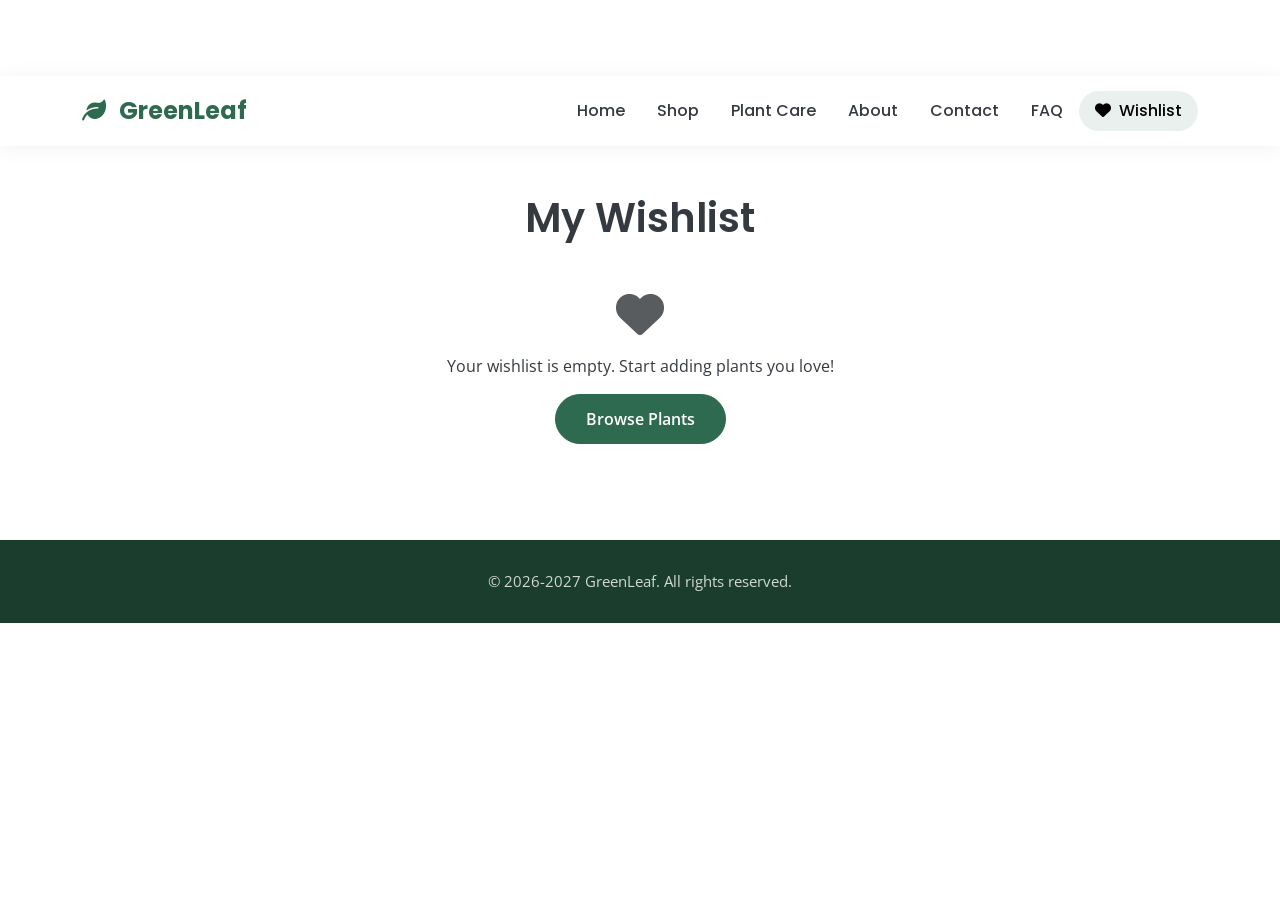
<file: wishlist.html>
<!DOCTYPE html>
<html lang="en">
<head>
    <meta charset="UTF-8">
    <meta name="viewport" content="width=device-width, initial-scale=1.0">
    <title>GreenLeaf | Wishlist</title>
    
    <!-- Bootstrap 5 CSS -->
    <link href="https://cdn.jsdelivr.net/npm/bootstrap@5.3.0-alpha1/dist/css/bootstrap.min.css" rel="stylesheet">
    
    <!-- Font Awesome Icons -->
    <link rel="stylesheet" href="https://cdnjs.cloudflare.com/ajax/libs/font-awesome/6.0.0/css/all.min.css">
    
    <!-- Custom Styles -->
    <link rel="stylesheet" href="css/style.css">
</head>
<body>

    <!-- ===== NAVIGATION ===== -->
    <nav class="navbar navbar-expand-lg">
        <div class="container">
            <a class="navbar-brand" href="index.html"><i class="fas fa-leaf"></i> GreenLeaf</a>
            <button class="navbar-toggler" type="button" data-bs-toggle="collapse" data-bs-target="#navbarNav">
                <span class="navbar-toggler-icon"></span>
            </button>
            <div class="collapse navbar-collapse" id="navbarNav">
                <ul class="navbar-nav ms-auto">
                    <li class="nav-item"><a class="nav-link" href="index.html">Home</a></li>
                    <li class="nav-item"><a class="nav-link" href="shop.html">Shop</a></li>
                    <li class="nav-item"><a class="nav-link" href="plant-care.html">Plant Care</a></li>
                    <li class="nav-item"><a class="nav-link" href="about.html">About</a></li>
                    <li class="nav-item"><a class="nav-link" href="contact.html">Contact</a></li>
                    <li class="nav-item"><a class="nav-link" href="faq.html">FAQ</a></li>
                    <li class="nav-item"><a class="nav-link active" href="wishlist.html"><i class="fas fa-heart"></i> Wishlist</a></li>
                </ul>
            </div>
        </div>
    </nav>

    <!-- ===== WISHLIST DISPLAY ===== -->
    <section class="wishlist py-5">
        <div class="container">
            <h1 class="text-center mb-4">My Wishlist</h1>
            <div id="wishlist-container" class="row g-4"></div>
            <div id="empty-wishlist" class="text-center py-5">
                <i class="fas fa-heart fa-3x text-muted"></i>
                <p class="mt-3">Your wishlist is empty. Start adding plants you love!</p>
                <a href="shop.html" class="btn btn-primary">Browse Plants</a>
            </div>
        </div>
    </section>

    <!-- ===== FOOTER ===== -->
    <footer>
        <div class="container">
            <p>&copy; 2026-2027 GreenLeaf. All rights reserved.</p>
        </div>
    </footer>

    <!-- Bootstrap JS -->
    <script src="https://cdn.jsdelivr.net/npm/bootstrap@5.3.0-alpha1/dist/js/bootstrap.bundle.min.js"></script>
    
    <!-- ===== WISHLIST LOGIC ===== -->
    <script>
        // Plant catalog
        var allPlants = [
            { name: "Monstera", price: "KES 4,550", img: "images/monstera.jpg" },
            { name: "Snake Plant", price: "KES 2,999", img: "images/snake-plant.jpg" },
            { name: "Pothos", price: "KES 1,499", img: "images/pothos.jpg" },
            { name: "Fiddle Leaf Fig", price: "KES 5,850", img: "images/fiddle-leaf.jpg" },
            { name: "Spider Plant", price: "KES 2,600", img: "images/spider-plant.jpg" },
            { name: "ZZ Plant", price: "KES 3,900", img: "images/zz-plant.jpg" },
            { name: "Aloe Vera", price: "KES 2,860", img: "images/aloe-vera.jpg" },
            { name: "String of Pearls", price: "KES 3,640", img: "images/string-of-pearls.jpg" },
            { name: "Calathea", price: "KES 4,160", img: "images/calathea.jpg" }
        ];

        // Load saved wishlist
        var wishlist = JSON.parse(localStorage.getItem('wishlist')) || [];

        // Display saved plants
        function displayWishlist() {
            var container = document.getElementById('wishlist-container');
            var emptyMsg = document.getElementById('empty-wishlist');
            if (!container) return;

            if (wishlist.length === 0) {
                container.innerHTML = '';
                if (emptyMsg) emptyMsg.style.display = 'block';
                return;
            }
            if (emptyMsg) emptyMsg.style.display = 'none';

            var html = '';
            allPlants.forEach(function(plant) {
                if (wishlist.includes(plant.name)) {
                    html += `
                        <div class="col-md-4 col-sm-6">
                            <div class="card plant-card">
                                <img src="${plant.img}" class="card-img-top" alt="${plant.name}">
                                <div class="card-body">
                                    <h5 class="card-title">${plant.name}</h5>
                                    <p class="card-text">${plant.price}</p>
                                    <button class="btn btn-danger btn-sm remove-btn" data-plant="${plant.name}">
                                        <i class="fas fa-trash"></i> Remove
                                    </button>
                                </div>
                            </div>
                        </div>
                    `;
                }
            });
            container.innerHTML = html;

            // Remove button handlers
            document.querySelectorAll('.remove-btn').forEach(function(btn) {
                btn.addEventListener('click', function() {
                    var plantName = this.getAttribute('data-plant');
                    var index = wishlist.indexOf(plantName);
                    if (index !== -1) {
                        wishlist.splice(index, 1);
                        localStorage.setItem('wishlist', JSON.stringify(wishlist));
                        displayWishlist();
                    }
                });
            });
        }

        // Initialize
        displayWishlist();
    </script>
</body>
</html>
</file>
<file: css/style.css>
/* ==========================================
   GOOGLE FONTS
========================================== */
@import url('https://fonts.googleapis.com/css2?family=Poppins:wght@300;400;500;600;700&family=Open+Sans:wght@300;400;500;600&display=swap');

/* ==========================================
   ROOT VARIABLES
========================================== */
:root {
    --primary: #2D6A4F;
    --primary-light: #409f7a;
    --primary-dark: #1a3d2e;
    --secondary: #74C69D;
    --light-bg: #F8F9FA;
    --text-dark: #343A40;
    --text-muted: #6c757d;
    --white: #FFFFFF;
    --shadow: 0 4px 20px rgba(0, 0, 0, 0.08);
    --shadow-hover: 0 8px 30px rgba(0, 0, 0, 0.15);
    --border-radius: 16px;
    --transition: all 0.3s ease;
}

/* ==========================================
   GLOBAL RESET & BASE
========================================== */
* {
    margin: 0;
    padding: 0;
    box-sizing: border-box;
}

body {
    font-family: 'Open Sans', sans-serif;
    color: var(--text-dark);
    background-color: var(--white);
    padding-top: 76px;
}

h1, h2, h3, h4, h5, h6 {
    font-family: 'Poppins', sans-serif;
    font-weight: 600;
}

a {
    text-decoration: none;
    color: var(--primary);
    transition: var(--transition);
}

a:hover {
    color: var(--primary-dark);
}

/* ==========================================
   UTILITY
========================================== */
.text-green {
    color: var(--primary);
}

.text-green-light {
    color: var(--secondary);
}

/* ==========================================
   BUTTONS
========================================== */
.btn-primary {
    background-color: var(--primary);
    border-color: var(--primary);
    padding: 12px 30px;
    font-weight: 600;
    border-radius: 50px;
    transition: var(--transition);
}

.btn-primary:hover {
    background-color: var(--primary-dark);
    border-color: var(--primary-dark);
    transform: translateY(-2px);
    box-shadow: 0 8px 25px rgba(45, 106, 79, 0.3);
}

.btn-outline-primary {
    color: var(--primary);
    border-color: var(--primary);
    border-radius: 50px;
    font-weight: 600;
    transition: var(--transition);
}

.btn-outline-primary:hover {
    background-color: var(--primary);
    border-color: var(--primary);
    color: var(--white);
    transform: translateY(-2px);
}

/* ==========================================
   NAVIGATION
========================================== */
.navbar {
    background-color: var(--white);
    box-shadow: 0 2px 20px rgba(0, 0, 0, 0.06);
    padding: 12px 0;
}

.navbar-brand {
    font-family: 'Poppins', sans-serif;
    font-weight: 700;
    font-size: 1.5rem;
    color: var(--primary);
}

.navbar-brand i {
    color: var(--primary);
    margin-right: 8px;
}

.navbar-brand:hover {
    color: var(--primary-dark);
}

.nav-link {
    font-family: 'Poppins', sans-serif;
    font-weight: 500;
    color: var(--text-dark);
    padding: 8px 16px !important;
    border-radius: 50px;
    transition: var(--transition);
}

.nav-link:hover {
    color: var(--primary);
    background-color: rgba(45, 106, 79, 0.06);
}

.nav-link.active {
    color: var(--primary);
    background-color: rgba(45, 106, 79, 0.1);
}

.nav-link i {
    margin-right: 4px;
}

.navbar-toggler {
    border: none;
    padding: 8px 12px;
}

.navbar-toggler:focus {
    box-shadow: none;
}

/* ==========================================
   HERO
========================================== */
.hero {
    background: linear-gradient(135deg, #f0f7f4 0%, #e8f3ee 100%);
    padding: 80px 0;
    min-height: 80vh;
    display: flex;
    align-items: center;
}

.hero h1 {
    font-size: 3.5rem;
    line-height: 1.2;
}

.hero .lead {
    font-size: 1.2rem;
    color: var(--text-muted);
}

/* ==========================================
   PLANT CARDS
========================================== */
.plant-card {
    border: none;
    border-radius: var(--border-radius);
    overflow: hidden;
    box-shadow: var(--shadow);
    transition: var(--transition);
    background: var(--white);
    height: 100%;
}

.plant-card:hover {
    transform: translateY(-8px);
    box-shadow: var(--shadow-hover);
}

.plant-card img {
    height: 220px;
    object-fit: cover;
    transition: var(--transition);
}

.plant-card:hover img {
    transform: scale(1.02);
}

.plant-card .card-body {
    padding: 20px;
}

.plant-card .card-title {
    font-family: 'Poppins', sans-serif;
    font-weight: 600;
    margin-bottom: 4px;
}

.plant-card .card-text {
    font-weight: 600;
    color: var(--primary);
    font-size: 1.1rem;
}

/* ==========================================
   WISHLIST BUTTONS
========================================== */
.wishlist-btn {
    border-radius: 50px;
    padding: 6px 16px;
    transition: var(--transition);
    border: 2px solid #ddd;
    color: var(--text-muted);
}

.wishlist-btn:hover {
    border-color: var(--primary);
    color: var(--primary);
}

.wishlist-btn i {
    transition: var(--transition);
    margin-right: 4px;
}

.wishlist-btn.active {
    border-color: #e74c3c;
    background-color: rgba(231, 76, 60, 0.06);
    color: #e74c3c;
}

.wishlist-btn.active i {
    color: #e74c3c;
}

/* ==========================================
   FILTER BUTTONS
========================================== */
.filter-btn {
    border-radius: 50px;
    padding: 8px 24px;
    margin: 0 4px;
    font-weight: 500;
    transition: var(--transition);
    border: 2px solid #ddd;
    color: var(--text-dark);
}

.filter-btn:hover {
    border-color: var(--primary);
    color: var(--primary);
}

.filter-btn.active {
    background-color: var(--primary);
    border-color: var(--primary);
    color: var(--white);
}

/* ==========================================
   TESTIMONIALS
========================================== */
.testimonial-card {
    border: none;
    border-radius: var(--border-radius);
    box-shadow: var(--shadow);
    transition: var(--transition);
    background: var(--white);
}

.testimonial-card:hover {
    transform: translateY(-4px);
    box-shadow: var(--shadow-hover);
}

/* ==========================================
   FORMS
========================================== */
.form-control {
    border-radius: 12px;
    padding: 12px 16px;
    border: 2px solid #e9ecef;
    transition: var(--transition);
}

.form-control:focus {
    border-color: var(--primary);
    box-shadow: 0 0 0 4px rgba(45, 106, 79, 0.1);
}

/* ==========================================
   NEWSLETTER
========================================== */
.newsletter .input-group {
    box-shadow: var(--shadow);
    border-radius: 50px;
    overflow: hidden;
}

.newsletter .form-control {
    border: 2px solid #e9ecef;
    border-right: none;
    border-radius: 50px 0 0 50px;
    padding: 14px 20px;
}

.newsletter .form-control:focus {
    border-color: var(--primary);
    box-shadow: none;
}

.newsletter .btn {
    border-radius: 0 50px 50px 0;
    padding: 14px 30px;
}

/* ==========================================
   FAQ ACCORDION
========================================== */
.accordion-item {
    border: 2px solid #e9ecef;
    margin-bottom: 12px;
    border-radius: 12px !important;
    overflow: hidden;
}

.accordion-button {
    font-weight: 600;
    padding: 18px 24px;
    background: var(--white);
}

.accordion-button:not(.collapsed) {
    background-color: rgba(45, 106, 79, 0.04);
    color: var(--primary);
    box-shadow: none;
}

.accordion-button:focus {
    box-shadow: none;
    border-color: transparent;
}

.accordion-body {
    padding: 20px 24px;
    color: var(--text-muted);
    line-height: 1.7;
}

/* ==========================================
   FOOTER
========================================== */
footer {
    background-color: var(--primary-dark);
    color: var(--white);
    padding: 30px 0;
    text-align: center;
}

footer p {
    margin: 0;
    opacity: 0.8;
    font-size: 0.95rem;
}

/* ==========================================
   RESPONSIVE
========================================== */
@media (max-width: 992px) {
    .hero h1 {
        font-size: 2.5rem;
    }
    
    .hero {
        min-height: auto;
        padding: 60px 0;
    }
}

@media (max-width: 768px) {
    body {
        padding-top: 66px;
    }
    
    .hero h1 {
        font-size: 2rem;
    }
    
    .hero .lead {
        font-size: 1rem;
    }
    
    .plant-card img {
        height: 180px;
    }
    
    .filter-btn {
        padding: 6px 16px;
        font-size: 0.85rem;
        margin: 0 2px;
    }
}

@media (max-width: 576px) {
    .hero {
        padding: 40px 0;
    }
    
    .hero h1 {
        font-size: 1.8rem;
    }
    
    .btn-primary {
        padding: 10px 24px;
        font-size: 0.95rem;
    }
    
    .plant-card img {
        height: 160px;
    }
}
</file>
